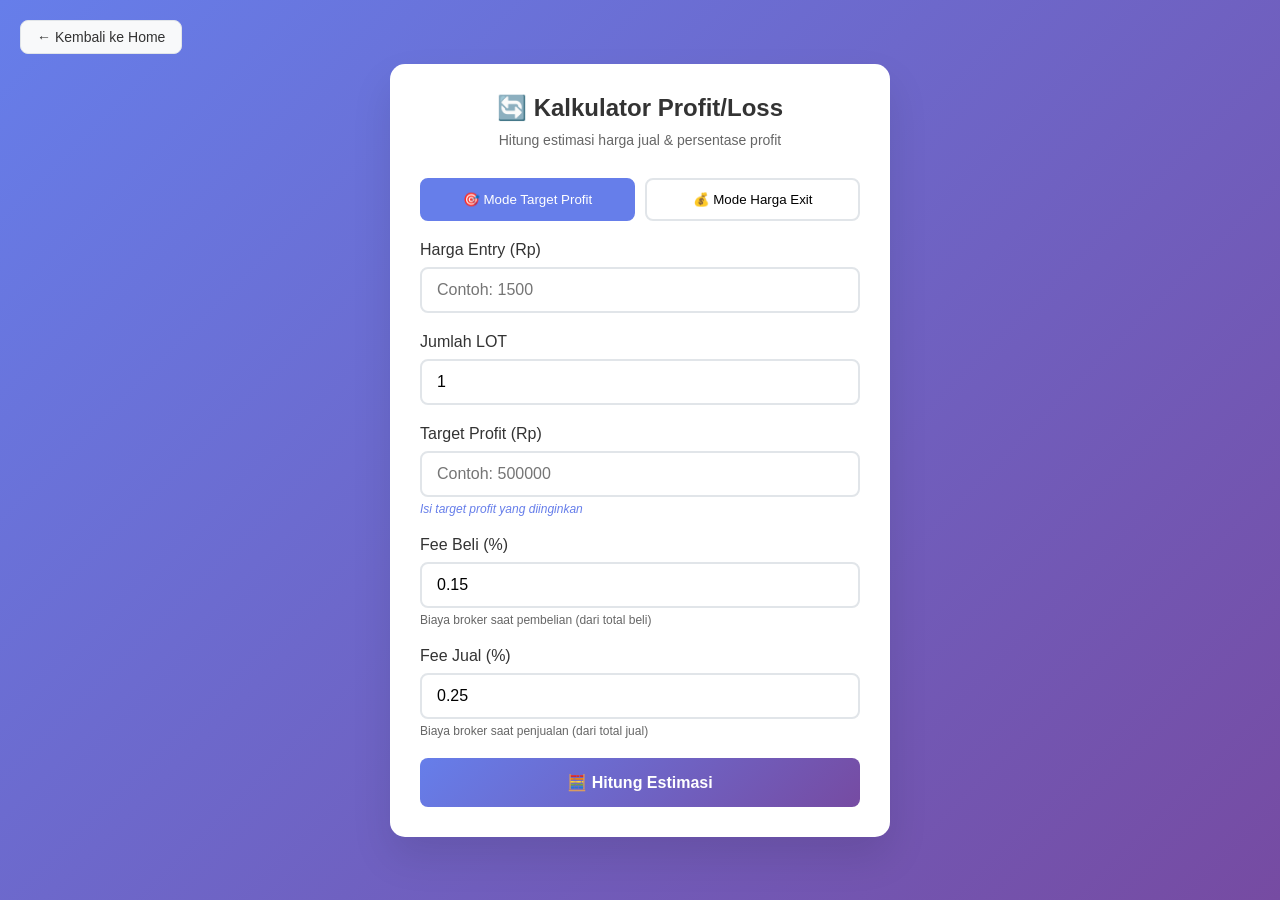
<file: calculator.html>
<!DOCTYPE html>
<html lang="id">
<head>
    <meta charset="UTF-8">
    <meta name="viewport" content="width=device-width, initial-scale=1.0">
    <title>Kalkulator Profit/Loss Trading</title>
    <style>
        /* CSS tetap sama seperti sebelumnya */
        * {
            box-sizing: border-box;
            margin: 0;
            padding: 0;
            font-family: 'Segoe UI', Tahoma, Geneva, Verdana, sans-serif;
        }
        
        body {
            background: linear-gradient(135deg, #667eea 0%, #764ba2 100%);
            min-height: 100vh;
            display: flex;
            justify-content: center;
            align-items: center;
            padding: 20px;
        }
        
        .calculator-container {
            background: white;
            border-radius: 15px;
            box-shadow: 0 20px 40px rgba(0,0,0,0.1);
            padding: 30px;
            max-width: 500px;
            width: 100%;
        }
          /* NAVIGASI BACK */
        .back-nav {
            position: absolute;
            top: 20px;
            left: 20px;
        }
        
        .back-btn {
            display: inline-flex;
            align-items: center;
            gap: 8px;
            padding: 8px 16px;
            background: #f8f9fa;
            color: #333;
            text-decoration: none;
            border-radius: 8px;
            font-size: 14px;
            font-weight: 500;
            transition: all 0.3s;
            border: 1px solid #e1e5e9;
        }
        
        .back-btn:hover {
            background: #667eea;
            color: white;
            transform: translateX(-3px);
        }
        h1 {
            text-align: center;
            color: #333;
            margin-bottom: 10px;
            font-size: 24px;
        }
        
        .subtitle {
            text-align: center;
            color: #666;
            margin-bottom: 30px;
            font-size: 14px;
        }
        
        .input-group {
            margin-bottom: 20px;
        }
        
        label {
            display: block;
            margin-bottom: 8px;
            color: #333;
            font-weight: 500;
        }
        
        input, select {
            width: 100%;
            padding: 12px 15px;
            border: 2px solid #e1e5e9;
            border-radius: 8px;
            font-size: 16px;
            transition: border-color 0.3s;
        }
        
        input:focus, select:focus {
            outline: none;
            border-color: #667eea;
        }
        
        input:disabled {
            background-color: #f8f9fa;
            color: #6c757d;
            cursor: not-allowed;
        }
        
        .fee-info {
            font-size: 12px;
            color: #666;
            margin-top: 5px;
        }
        
        .mode-selector {
            display: flex;
            gap: 10px;
            margin-bottom: 20px;
        }
        
        .mode-btn {
            flex: 1;
            padding: 12px;
            border: 2px solid #e1e5e9;
            border-radius: 8px;
            background: white;
            cursor: pointer;
            text-align: center;
            font-weight: 500;
            transition: all 0.3s;
        }
        
        .mode-btn.active {
            background: #667eea;
            color: white;
            border-color: #667eea;
        }
        
        .calculate-btn {
            width: 100%;
            background: linear-gradient(135deg, #667eea 0%, #764ba2 100%);
            color: white;
            border: none;
            padding: 15px;
            border-radius: 8px;
            font-size: 16px;
            font-weight: 600;
            cursor: pointer;
            transition: transform 0.2s;
        }
        
        .calculate-btn:hover {
            transform: translateY(-2px);
        }
        
        .result-container {
            margin-top: 30px;
            padding: 20px;
            background: #f8f9fa;
            border-radius: 10px;
            display: none;
        }
        
        .result-container.show {
            display: block;
            animation: fadeIn 0.5s;
        }
        
        @keyframes fadeIn {
            from { opacity: 0; transform: translateY(10px); }
            to { opacity: 1; transform: translateY(0); }
        }
        
        .result-item {
            display: flex;
            justify-content: space-between;
            margin-bottom: 10px;
            padding: 8px 0;
            border-bottom: 1px solid #e9ecef;
        }
        
        .result-label {
            color: #666;
        }
        
        .result-value {
            font-weight: 600;
            color: #333;
        }
        
        .profit {
            color: #27ae60;
        }
        
        .loss {
            color: #e74c3c;
        }
        
        .breakdown {
            margin-top: 15px;
            padding-top: 15px;
            border-top: 2px dashed #ddd;
        }
        
        .breakdown-title {
            font-weight: 600;
            color: #333;
            margin-bottom: 10px;
        }
        
        .input-hint {
            font-size: 12px;
            color: #667eea;
            margin-top: 5px;
            font-style: italic;
        }
        
        .calculation-info {
            background: #e3f2fd;
            padding: 10px;
            border-radius: 5px;
            margin-top: 10px;
            font-size: 12px;
            color: #1565c0;
        }
    </style>
</head>
<body>
    <div class="calculator-container">
         <!-- NAVIGASI KEMBALI -->
        <div class="back-nav">
            <a href="index.html" class="back-btn">
                ← Kembali ke Home
            </a>
        </div>
        <h1>🔄 Kalkulator Profit/Loss</h1>
        <p class="subtitle">Hitung estimasi harga jual & persentase profit</p>
        
        <div class="mode-selector">
            <button class="mode-btn active" onclick="setMode('target')" id="modeTarget">
                🎯 Mode Target Profit
            </button>
            <button class="mode-btn" onclick="setMode('exit')" id="modeExit">
                💰 Mode Harga Exit
            </button>
        </div>
        
        <div class="input-group">
            <label for="entryPrice">Harga Entry (Rp)</label>
            <input type="number" id="entryPrice" placeholder="Contoh: 1500" min="1">
        </div>
        
        <div class="input-group">
            <label for="lotSize">Jumlah LOT</label>
            <input type="number" id="lotSize" placeholder="Contoh: 10" min="1" value="1">
        </div>
        
        <div class="input-group" id="targetProfitGroup">
            <label for="targetProfit">Target Profit (Rp)</label>
            <input type="number" id="targetProfit" placeholder="Contoh: 500000" min="1">
            <div class="input-hint">Isi target profit yang diinginkan</div>
        </div>
        
        <div class="input-group" id="exitPriceGroup" style="display: none;">
            <label for="exitPrice">Harga Exit (Rp)</label>
            <input type="number" id="exitPrice" placeholder="Contoh: 1600" min="1">
            <div class="input-hint">Isi harga jual yang direncanakan</div>
        </div>
        
        <div class="input-group">
            <label for="feeBuy">Fee Beli (%)</label>
            <input type="number" id="feeBuy" placeholder="0.15" step="0.01" min="0" value="0.15">
            <div class="fee-info">Biaya broker saat pembelian (dari total beli)</div>
        </div>
        
        <div class="input-group">
            <label for="feeSell">Fee Jual (%)</label>
            <input type="number" id="feeSell" placeholder="0.25" step="0.01" min="0" value="0.25">
            <div class="fee-info">Biaya broker saat penjualan (dari total jual)</div>
        </div>
        
        <button class="calculate-btn" onclick="calculateProfitLoss()">
            🧮 Hitung Estimasi
        </button>
        
        <div id="resultContainer" class="result-container">
            <div class="result-item">
                <span class="result-label">Harga Jual Estimasi:</span>
                <span class="result-value" id="exitPriceResult">-</span>
            </div>
            
            <div class="result-item">
                <span class="result-label">Profit/Loss:</span>
                <span class="result-value" id="profitLossResult">-</span>
            </div>
            
            <div class="result-item">
                <span class="result-label">Kenaikan Harga:</span>
                <span class="result-value" id="priceIncreaseResult">-</span>
            </div>
            
            <div class="result-item">
                <span class="result-label">Persentase Profit:</span>
                <span class="result-value" id="profitPercentageResult">-</span>
            </div>
            
            <div class="breakdown">
                <div class="breakdown-title">Detail Perhitungan:</div>
                
                <div class="result-item">
                    <span class="result-label">Total Saham:</span>
                    <span class="result-value" id="totalSharesResult">-</span>
                </div>
                
                <div class="result-item">
                    <span class="result-label">Nilai Beli:</span>
                    <span class="result-value" id="buyValueResult">-</span>
                </div>
                
                <div class="result-item">
                    <span class="result-label">Nilai Jual:</span>
                    <span class="result-value" id="sellValueResult">-</span>
                </div>
                
                <div class="result-item">
                    <span class="result-label">Fee Beli:</span>
                    <span class="result-value" id="feeBuyAmountResult">-</span>
                </div>
                
                <div class="result-item">
                    <span class="result-label">Fee Jual:</span>
                    <span class="result-value" id="feeSellAmountResult">-</span>
                </div>
                
                <div class="result-item">
                    <span class="result-label">Total Fee:</span>
                    <span class="result-value" id="totalFeeResult">-</span>
                </div>
                
                <div class="calculation-info">
                    💡 <strong>Rumus Fee:</strong><br>
                    • Fee Beli = Nilai Beli × Fee Beli%<br>
                    • Fee Jual = Nilai Jual × Fee Jual%
                </div>
            </div>
        </div>
    </div>

    <script>
        let currentMode = 'target'; // 'target' atau 'exit'
        
        function setMode(mode) {
            currentMode = mode;
            
            // Update tombol mode
            document.getElementById('modeTarget').classList.toggle('active', mode === 'target');
            document.getElementById('modeExit').classList.toggle('active', mode === 'exit');
            
            // Tampilkan/sembunyikan input yang sesuai
            document.getElementById('targetProfitGroup').style.display = mode === 'target' ? 'block' : 'none';
            document.getElementById('exitPriceGroup').style.display = mode === 'exit' ? 'block' : 'none';
            
            // Reset input yang tidak aktif
            if (mode === 'target') {
                document.getElementById('exitPrice').value = '';
            } else {
                document.getElementById('targetProfit').value = '';
            }
            
            // Sembunyikan hasil sebelumnya
            document.getElementById('resultContainer').classList.remove('show');
        }
        
        function formatCurrency(amount) {
            return new Intl.NumberFormat('id-ID', {
                style: 'currency',
                currency: 'IDR',
                minimumFractionDigits: 0
            }).format(amount);
        }
        
        function formatPercentage(value) {
            return value.toFixed(2) + '%';
        }
        
        function calculateProfitLoss() {
            // Ambil nilai input
            const entryPrice = parseFloat(document.getElementById('entryPrice').value) || 0;
            const lotSize = parseInt(document.getElementById('lotSize').value) || 1;
            const feeBuy = parseFloat(document.getElementById('feeBuy').value) || 0;
            const feeSell = parseFloat(document.getElementById('feeSell').value) || 0;
            
            // Validasi input dasar
            if (!entryPrice) {
                alert('Harap isi Harga Entry!');
                return;
            }
            
            // Hitung total saham (1 LOT = 100 lembar)
            const totalShares = lotSize * 100;
            
            // Hitung nilai beli dan fee beli
            const buyValue = entryPrice * totalShares;
            const feeBuyAmount = buyValue * (feeBuy / 100);
            const totalCost = buyValue + feeBuyAmount; // Total modal termasuk fee beli
            
            let exitPrice, actualProfit, targetProfit, sellValue, feeSellAmount;
            
            if (currentMode === 'target') {
                // MODE TARGET PROFIT: Hitung Exit Price dari Target Profit
                targetProfit = parseFloat(document.getElementById('targetProfit').value) || 0;
                
                if (!targetProfit) {
                    alert('Harap isi Target Profit!');
                    return;
                }
                
                // ⭐⭐ RUMUS YANG BENAR: ⭐⭐
                // Net Proceeds = Total Cost + Target Profit
                // Net Proceeds = (Exit Price × Total Shares) - (Exit Price × Total Shares × Fee Jual%)
                // Net Proceeds = Exit Price × Total Shares × (1 - Fee Jual%)
                // Jadi: Exit Price × Total Shares × (1 - Fee Jual%) = Total Cost + Target Profit
                // Exit Price = (Total Cost + Target Profit) / (Total Shares × (1 - Fee Jual%))
                
                exitPrice = (totalCost + targetProfit) / (totalShares * (1 - feeSell/100));
                sellValue = exitPrice * totalShares;
                feeSellAmount = sellValue * (feeSell / 100);
                const netProceeds = sellValue - feeSellAmount;
                actualProfit = netProceeds - totalCost;
                
            } else {
                // MODE HARGA EXIT: Hitung Profit dari Harga Exit
                exitPrice = parseFloat(document.getElementById('exitPrice').value) || 0;
                
                if (!exitPrice) {
                    alert('Harap isi Harga Exit!');
                    return;
                }
                
                // Hitung nilai jual dan fee jual
                sellValue = exitPrice * totalShares;
                feeSellAmount = sellValue * (feeSell / 100);
                const netProceeds = sellValue - feeSellAmount;
                actualProfit = netProceeds - totalCost;
            }
            
            // Hitung komponen lainnya
            const totalFee = feeBuyAmount + feeSellAmount;
            const priceIncrease = exitPrice - entryPrice;
            const profitPercentage = ((exitPrice - entryPrice) / entryPrice) * 100;
            
            // Tampilkan hasil
            document.getElementById('exitPriceResult').textContent = formatCurrency(exitPrice);
            
            // Tampilkan profit/loss dengan warna
            const profitLossElement = document.getElementById('profitLossResult');
            profitLossElement.textContent = formatCurrency(actualProfit);
            profitLossElement.className = 'result-value ' + (actualProfit >= 0 ? 'profit' : 'loss');
            
            document.getElementById('priceIncreaseResult').textContent = formatCurrency(priceIncrease);
            document.getElementById('profitPercentageResult').textContent = formatPercentage(profitPercentage);
            document.getElementById('totalSharesResult').textContent = totalShares.toLocaleString() + ' lembar';
            document.getElementById('buyValueResult').textContent = formatCurrency(buyValue);
            document.getElementById('sellValueResult').textContent = formatCurrency(sellValue);
            document.getElementById('feeBuyAmountResult').textContent = formatCurrency(feeBuyAmount);
            document.getElementById('feeSellAmountResult').textContent = formatCurrency(feeSellAmount);
            document.getElementById('totalFeeResult').textContent = formatCurrency(totalFee);
            
            // Tampilkan container hasil
            document.getElementById('resultContainer').classList.add('show');
        }
        
        // Auto-calculate ketika input berubah
        document.getElementById('entryPrice').addEventListener('input', calculateProfitLoss);
        document.getElementById('lotSize').addEventListener('input', calculateProfitLoss);
        document.getElementById('targetProfit').addEventListener('input', calculateProfitLoss);
        document.getElementById('exitPrice').addEventListener('input', calculateProfitLoss);
        document.getElementById('feeBuy').addEventListener('input', calculateProfitLoss);
        document.getElementById('feeSell').addEventListener('input', calculateProfitLoss);
    </script>
</body>
</html>
</file>
